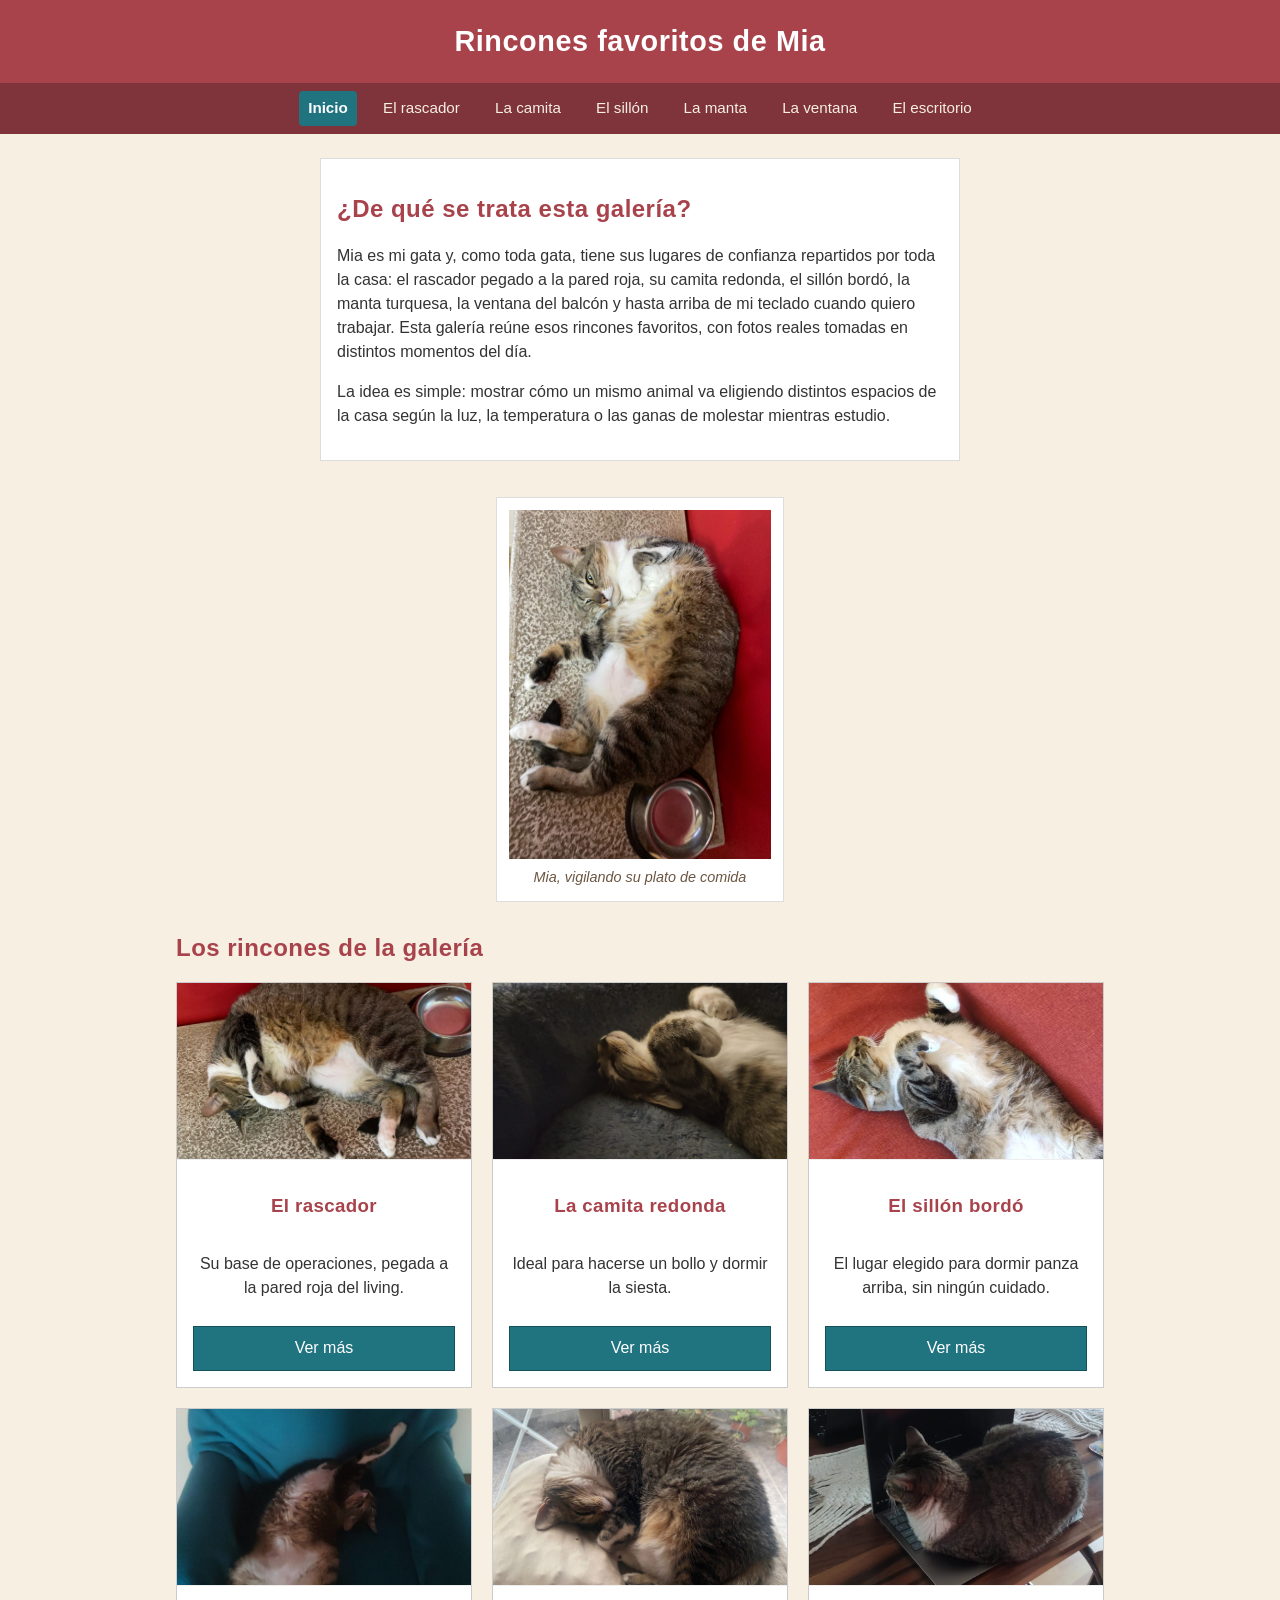
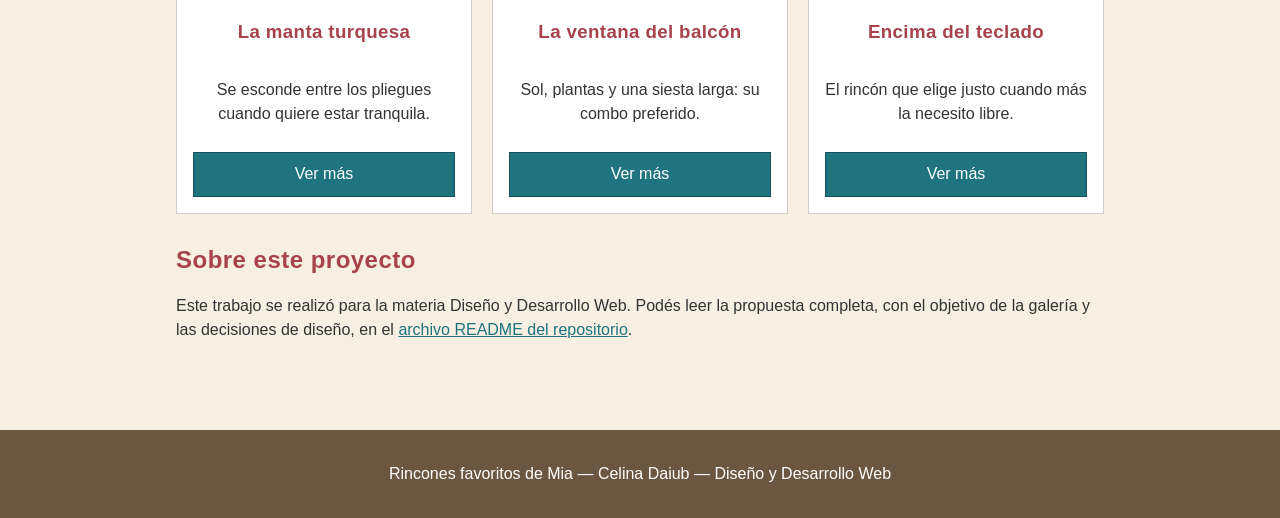
<file: index.html>
<!DOCTYPE html>
<html lang="es">
<head>
  <meta charset="UTF-8">
  <meta name="viewport" content="width=device-width, initial-scale=1.0">
  <title>Rincones favoritos de Mia</title>
  <link rel="stylesheet" href="css/style.css">
</head>
<body>

  <header>
    <h1>Rincones favoritos de Mia </h1>
  </header>

  <nav>
    <ul>
      <li><a class="activo" href="index.html">Inicio</a></li>
      <li><a href="rascador.html">El rascador</a></li>
      <li><a href="camita.html">La camita</a></li>
      <li><a href="sofa.html">El sillón</a></li>
      <li><a href="manta.html">La manta</a></li>
      <li><a href="ventana.html">La ventana</a></li>
      <li><a href="escritorio.html">El escritorio</a></li>
    </ul>
  </nav>

  <main>
    <section class="presentacion">
      <div class="texto">
        <h2>¿De qué se trata esta galería?</h2>
        <p>
          Mia es mi gata y, como toda gata, tiene sus lugares de confianza
          repartidos por toda la casa: el rascador pegado a la pared roja,
          su camita redonda, el sillón bordó, la manta turquesa, la ventana
          del balcón y hasta arriba de mi teclado cuando quiero trabajar.
          Esta galería reúne esos rincones favoritos, con fotos reales
          tomadas en distintos momentos del día.
        </p>
        <p>
          La idea es simple: mostrar cómo un mismo animal va eligiendo
          distintos espacios de la casa según la luz, la temperatura o
          las ganas de molestar mientras estudio.
        </p>
      </div>
      <figure>
        <img src="img/rascador-1.jpg" alt="Mia recostada sobre el rascador junto a la pared roja">
        <figcaption>Mia, vigilando su plato de comida</figcaption>
      </figure>
    </section>

    <section class="rincones">
      <h2>Los rincones de la galería</h2>
      <div class="grilla-rincones">
        <article class="tarjeta">
          <img src="img/rascador-2.jpg" alt="Mia acurrucada en el rascador">
          <div class="contenido">
            <h3>El rascador</h3>
            <p>Su base de operaciones, pegada a la pared roja del living.</p>
            <a class="boton" href="rascador.html">Ver más</a>
          </div>
        </article>

        <article class="tarjeta">
          <img src="img/camita-1.jpg" alt="Mia durmiendo dentro de su camita redonda">
          <div class="contenido">
            <h3>La camita redonda</h3>
            <p>Ideal para hacerse un bollo y dormir la siesta.</p>
            <a class="boton" href="camita.html">Ver más</a>
          </div>
        </article>

        <article class="tarjeta">
          <img src="img/sofa-1.jpg" alt="Mia panza arriba sobre el sillón bordó">
          <div class="contenido">
            <h3>El sillón bordó</h3>
            <p>El lugar elegido para dormir panza arriba, sin ningún cuidado.</p>
            <a class="boton" href="sofa.html">Ver más</a>
          </div>
        </article>

        <article class="tarjeta">
          <img src="img/manta-1.jpg" alt="Mia dormida sobre una manta turquesa">
          <div class="contenido">
            <h3>La manta turquesa</h3>
            <p>Se esconde entre los pliegues cuando quiere estar tranquila.</p>
            <a class="boton" href="manta.html">Ver más</a>
          </div>
        </article>

        <article class="tarjeta">
          <img src="img/ventana-1.jpg" alt="Mia dormida en su cama junto a la ventana del balcón">
          <div class="contenido">
            <h3>La ventana del balcón</h3>
            <p>Sol, plantas y una siesta larga: su combo preferido.</p>
            <a class="boton" href="ventana.html">Ver más</a>
          </div>
        </article>

        <article class="tarjeta">
          <img src="img/escritorio-1.jpg" alt="Mia sentada arriba del teclado de una notebook">
          <div class="contenido">
            <h3>Encima del teclado</h3>
            <p>El rincón que elige justo cuando más la necesito libre.</p>
            <a class="boton" href="escritorio.html">Ver más</a>
          </div>
        </article>
      </div>
    </section>

    <section class="documentacion">
      <h2>Sobre este proyecto</h2>
      <p>
        Este trabajo se realizó para la materia Diseño y Desarrollo Web.
        Podés leer la propuesta completa, con el objetivo de la galería y
        las decisiones de diseño, en el
        <a href="README.md">archivo README del repositorio</a>.
      </p>
    </section>
  </main>

  <footer>
    <p>Rincones favoritos de Mia — Celina Daiub — Diseño y Desarrollo Web</p>
  </footer>

</body>
</html>
</file>
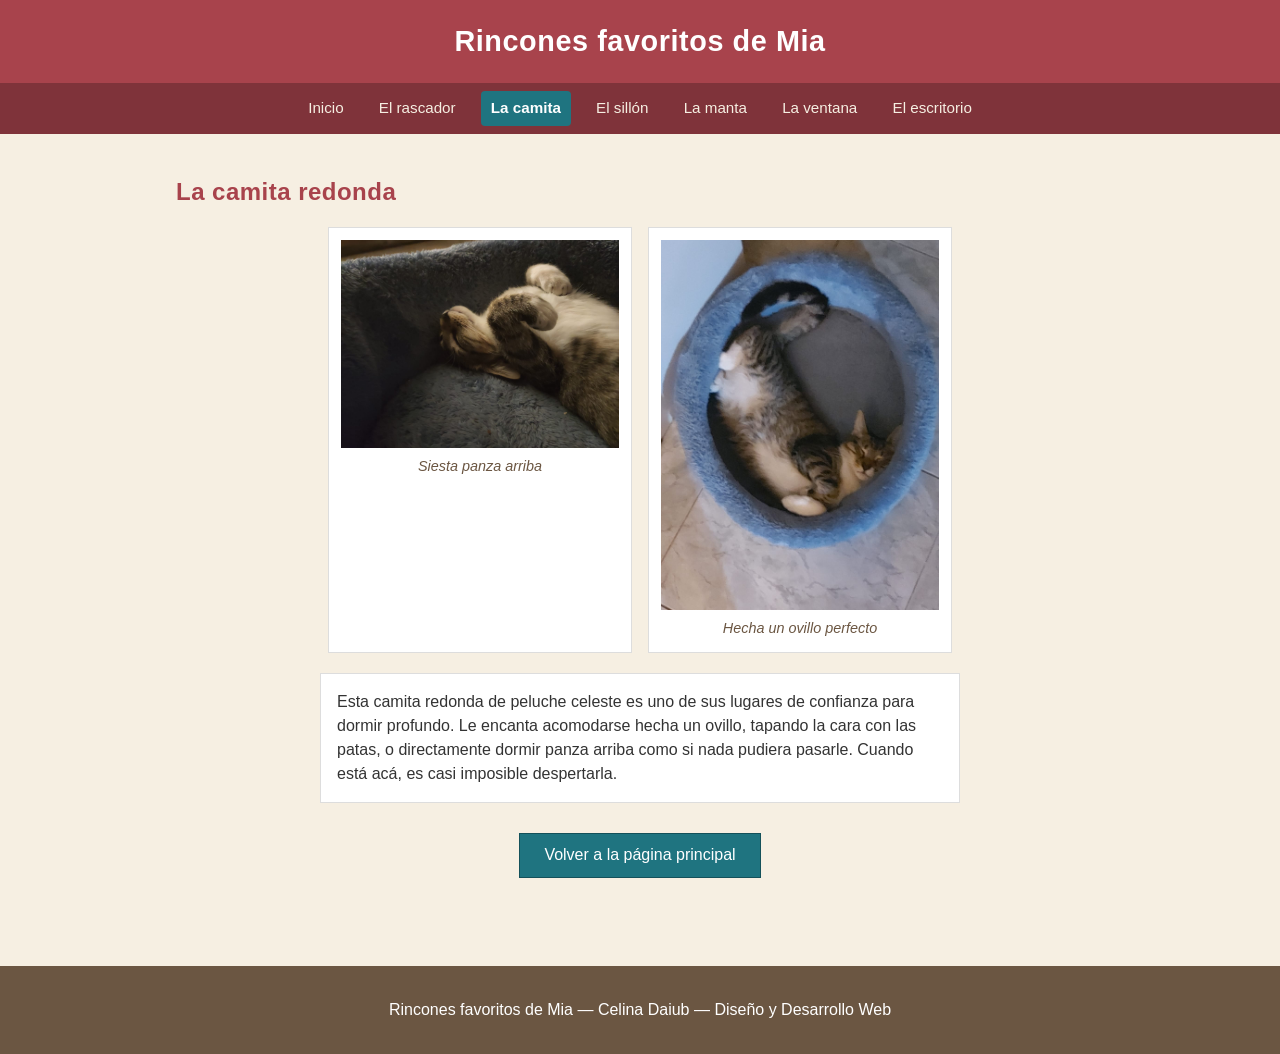
<file: camita.html>
<!DOCTYPE html>
<html lang="es">
<head>
  <meta charset="UTF-8">
  <meta name="viewport" content="width=device-width, initial-scale=1.0">
  <title>La camita redonda — Rincones favoritos de Mia</title>
  <link rel="stylesheet" href="css/style.css">
</head>
<body>

  <header>
    <h1>Rincones favoritos de Mia</h1>
  </header>

  <nav>
    <ul>
      <li><a href="index.html">Inicio</a></li>
      <li><a href="rascador.html">El rascador</a></li>
      <li><a class="activo" href="camita.html">La camita</a></li>
      <li><a href="sofa.html">El sillón</a></li>
      <li><a href="manta.html">La manta</a></li>
      <li><a href="ventana.html">La ventana</a></li>
      <li><a href="escritorio.html">El escritorio</a></li>
    </ul>
  </nav>

  <main>
    <section class="elemento">
      <h2>La camita redonda</h2>

      <div class="galeria-fotos">
        <figure>
          <img src="img/camita-1.jpg" alt="Mia dormida panza arriba dentro de su camita redonda gris">
          <figcaption>Siesta panza arriba</figcaption>
        </figure>
        <figure>
          <img src="img/camita-2.jpg" alt="Mia hecha un ovillo dentro de la camita redonda celeste">
          <figcaption>Hecha un ovillo perfecto</figcaption>
        </figure>
      </div>

      <p class="descripcion">
      Esta camita redonda de peluche celeste es uno de sus lugares de
      confianza para dormir profundo. Le encanta acomodarse hecha un
      ovillo, tapando la cara con las patas, o directamente dormir panza
      arriba como si nada pudiera pasarle. Cuando está acá, es casi
      imposible despertarla.
      </p>

      <div class="volver">
        <a class="boton" href="index.html">Volver a la página principal</a>
      </div>
    </section>
  </main>

  <footer>
    <p>Rincones favoritos de Mia — Celina Daiub — Diseño y Desarrollo Web</p>
  </footer>

</body>
</html>
</file>
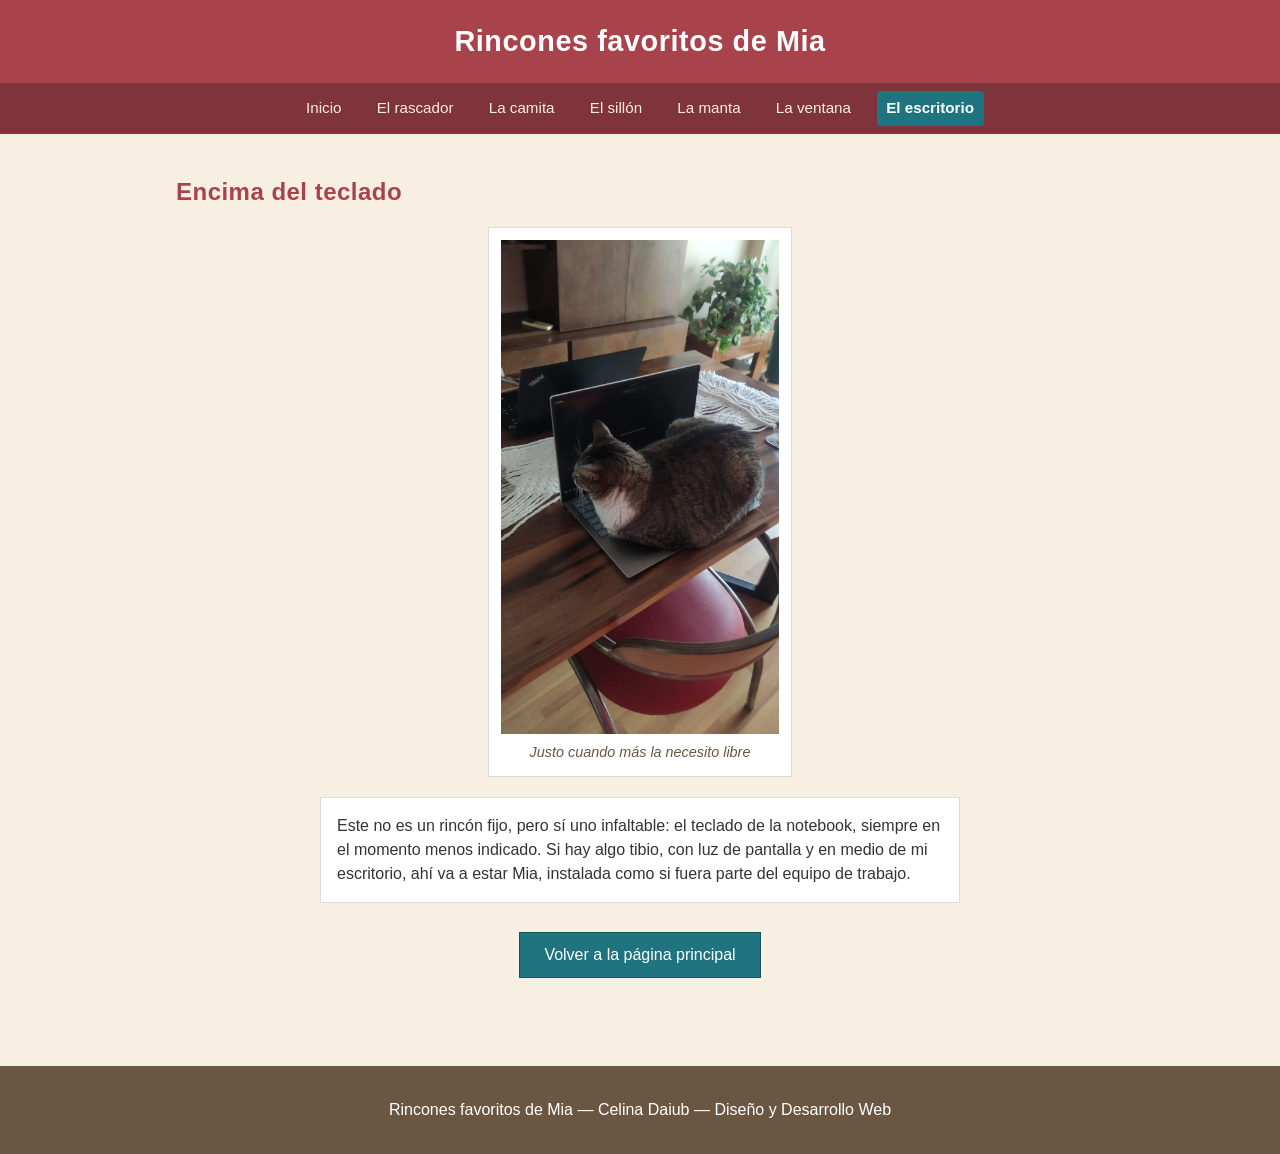
<file: escritorio.html>
<!DOCTYPE html>
<html lang="es">
<head>
  <meta charset="UTF-8">
  <meta name="viewport" content="width=device-width, initial-scale=1.0">
  <title>Encima del teclado — Rincones favoritos de Mia</title>
  <link rel="stylesheet" href="css/style.css">
</head>
<body>

  <header>
    <h1>Rincones favoritos de Mia</h1>
  </header>

  <nav>
    <ul>
      <li><a href="index.html">Inicio</a></li>
      <li><a href="rascador.html">El rascador</a></li>
      <li><a href="camita.html">La camita</a></li>
      <li><a href="sofa.html">El sillón</a></li>
      <li><a href="manta.html">La manta</a></li>
      <li><a href="ventana.html">La ventana</a></li>
      <li><a class="activo" href="escritorio.html">El escritorio</a></li>
    </ul>
  </nav>

  <main>
    <section class="elemento">
      <h2>Encima del teclado</h2>

      <div class="galeria-fotos">
        <figure>
          <img src="img/escritorio-1.jpg" alt="Mia sentada arriba del teclado de una notebook sobre el escritorio">
          <figcaption>Justo cuando más la necesito libre</figcaption>
        </figure>
      </div>

      <p class="descripcion">
      Este no es un rincón fijo, pero sí uno infaltable: el teclado de la
      notebook, siempre en el momento menos indicado. Si hay algo tibio, con
      luz de pantalla y en medio de mi escritorio, ahí va a estar Mia,
      instalada como si fuera parte del equipo de trabajo.
      </p>

      <div class="volver">
        <a class="boton" href="index.html">Volver a la página principal</a>
      </div>
    </section>
  </main>

  <footer>
    <p>Rincones favoritos de Mia — Celina Daiub — Diseño y Desarrollo Web</p>
  </footer>

</body>
</html>
</file>
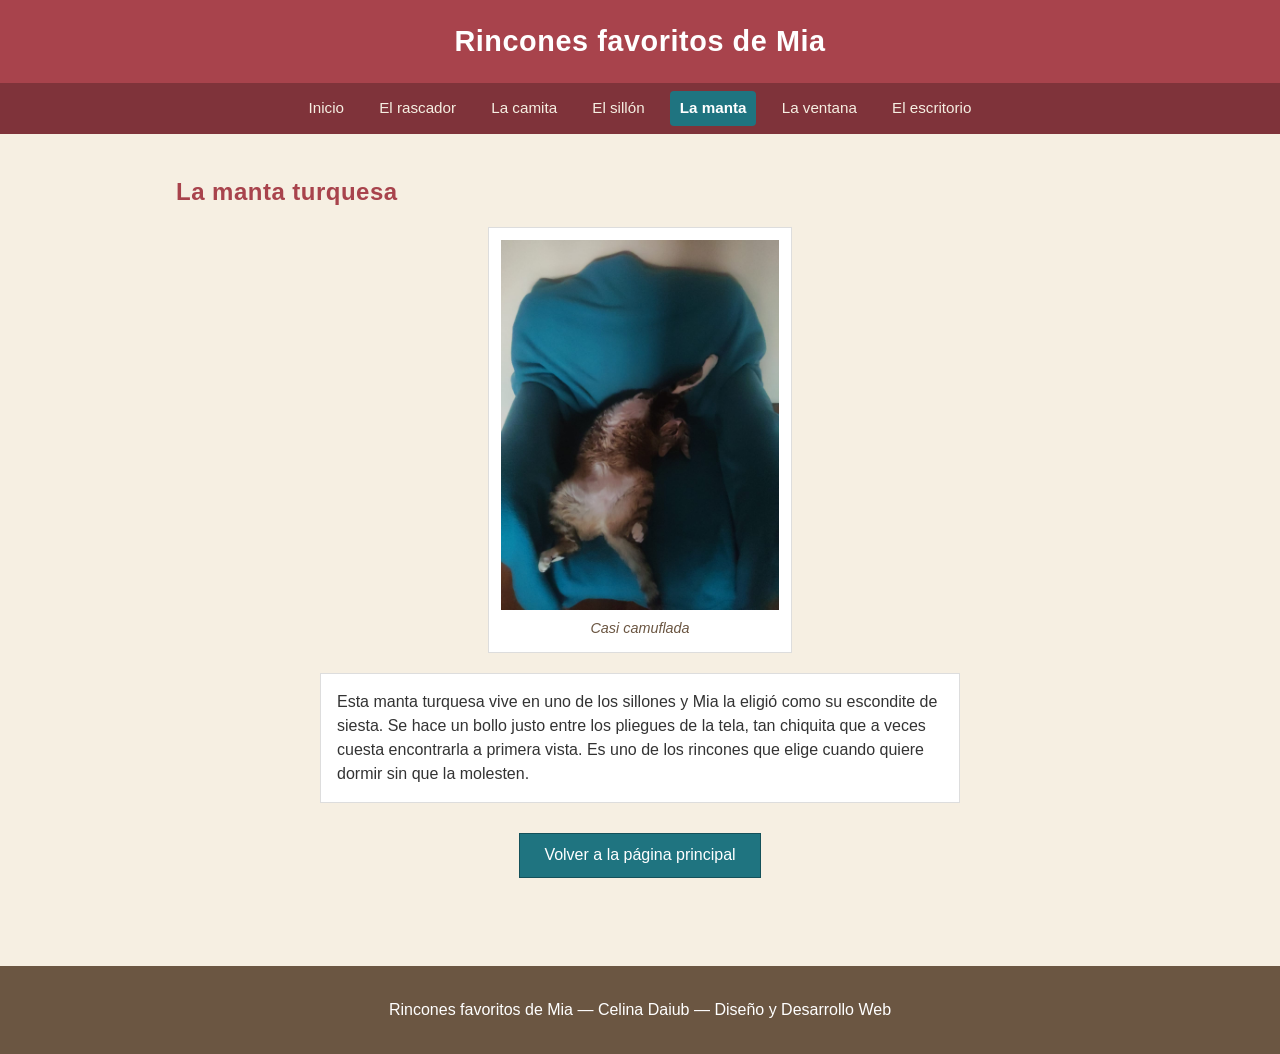
<file: manta.html>
<!DOCTYPE html>
<html lang="es">
<head>
  <meta charset="UTF-8">
  <meta name="viewport" content="width=device-width, initial-scale=1.0">
  <title>La manta turquesa — Rincones favoritos de Mia</title>
  <link rel="stylesheet" href="css/style.css">
</head>
<body>

  <header>
    <h1>Rincones favoritos de Mia </h1>
  </header>

  <nav>
    <ul>
      <li><a href="index.html">Inicio</a></li>
      <li><a href="rascador.html">El rascador</a></li>
      <li><a href="camita.html">La camita</a></li>
      <li><a href="sofa.html">El sillón</a></li>
      <li><a class="activo" href="manta.html">La manta</a></li>
      <li><a href="ventana.html">La ventana</a></li>
      <li><a href="escritorio.html">El escritorio</a></li>
    </ul>
  </nav>

  <main>
    <section class="elemento">
      <h2>La manta turquesa</h2>

      <div class="galeria-fotos">
        <figure>
          <img src="img/manta-1.jpg" alt="Mia dormida sobre una manta turquesa, apenas visible entre los pliegues">
          <figcaption>Casi camuflada</figcaption>
        </figure>
      </div>

      <p class="descripcion">
      Esta manta turquesa vive en uno de los sillones y Mia la eligió como
      su escondite de siesta. Se hace un bollo justo entre los pliegues de
      la tela, tan chiquita que a veces cuesta encontrarla a primera
      vista. Es uno de los rincones que elige cuando quiere dormir sin que
      la molesten.
      </p>

      <div class="volver">
        <a class="boton" href="index.html">Volver a la página principal</a>
      </div>
    </section>
  </main>

  <footer>
    <p>Rincones favoritos de Mia — Celina Daiub — Diseño y Desarrollo Web</p>
  </footer>

</body>
</html>
</file>
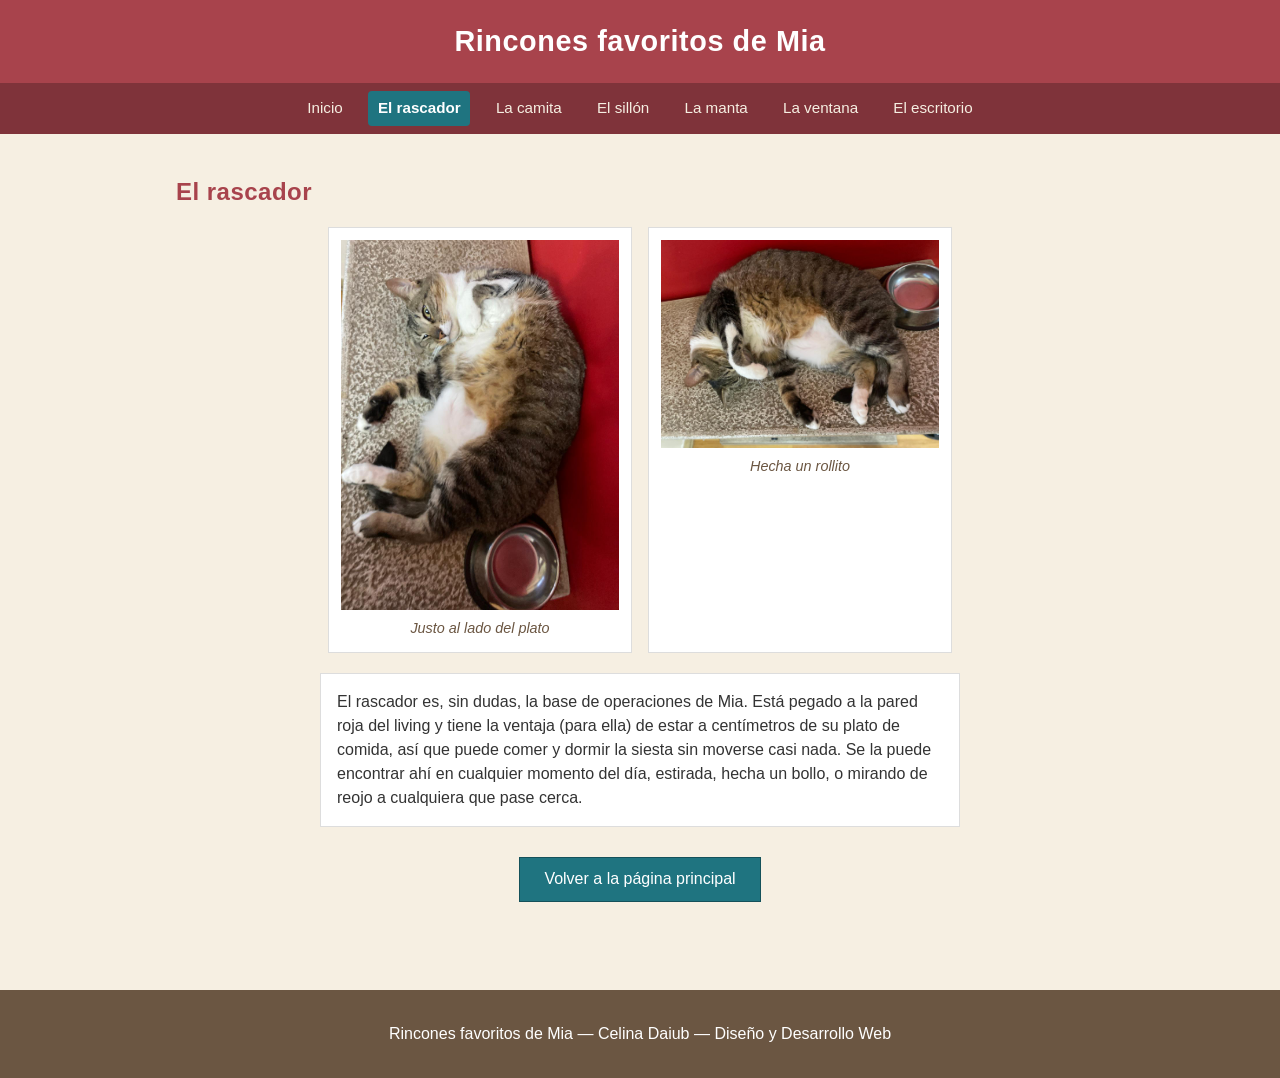
<file: rascador.html>
<!DOCTYPE html>
<html lang="es">
<head>
  <meta charset="UTF-8">
  <meta name="viewport" content="width=device-width, initial-scale=1.0">
  <title>El rascador — Rincones favoritos de Mia</title>
  <link rel="stylesheet" href="css/style.css">
</head>
<body>

  <header>
    <h1>Rincones favoritos de Mia</h1>
  </header>

  <nav>
    <ul>
      <li><a href="index.html">Inicio</a></li>
      <li><a class="activo" href="rascador.html">El rascador</a></li>
      <li><a href="camita.html">La camita</a></li>
      <li><a href="sofa.html">El sillón</a></li>
      <li><a href="manta.html">La manta</a></li>
      <li><a href="ventana.html">La ventana</a></li>
      <li><a href="escritorio.html">El escritorio</a></li>
    </ul>
  </nav>

  <main>
    <section class="elemento">
      <h2>El rascador</h2>

      <div class="galeria-fotos">
        <figure>
          <img src="img/rascador-1.jpg" alt="Mia recostada de costado sobre el rascador, junto a su plato de comida">
          <figcaption>Justo al lado del plato</figcaption>
        </figure>
        <figure>
          <img src="img/rascador-2.jpg" alt="Mia acurrucada sobre el rascador con la pared roja de fondo">
          <figcaption>Hecha un rollito</figcaption>
        </figure>
      </div>

      <p class="descripcion">
      El rascador es, sin dudas, la base de operaciones de Mia. Está pegado
      a la pared roja del living y tiene la ventaja (para ella) de estar a
      centímetros de su plato de comida, así que puede comer y dormir la
      siesta sin moverse casi nada. Se la puede encontrar ahí en cualquier
      momento del día, estirada, hecha un bollo, o mirando de reojo a
      cualquiera que pase cerca.
      </p>

      <div class="volver">
        <a class="boton" href="index.html">Volver a la página principal</a>
      </div>
    </section>
  </main>

  <footer>
    <p>Rincones favoritos de Mia — Celina Daiub — Diseño y Desarrollo Web</p>
  </footer>

</body>
</html>
</file>
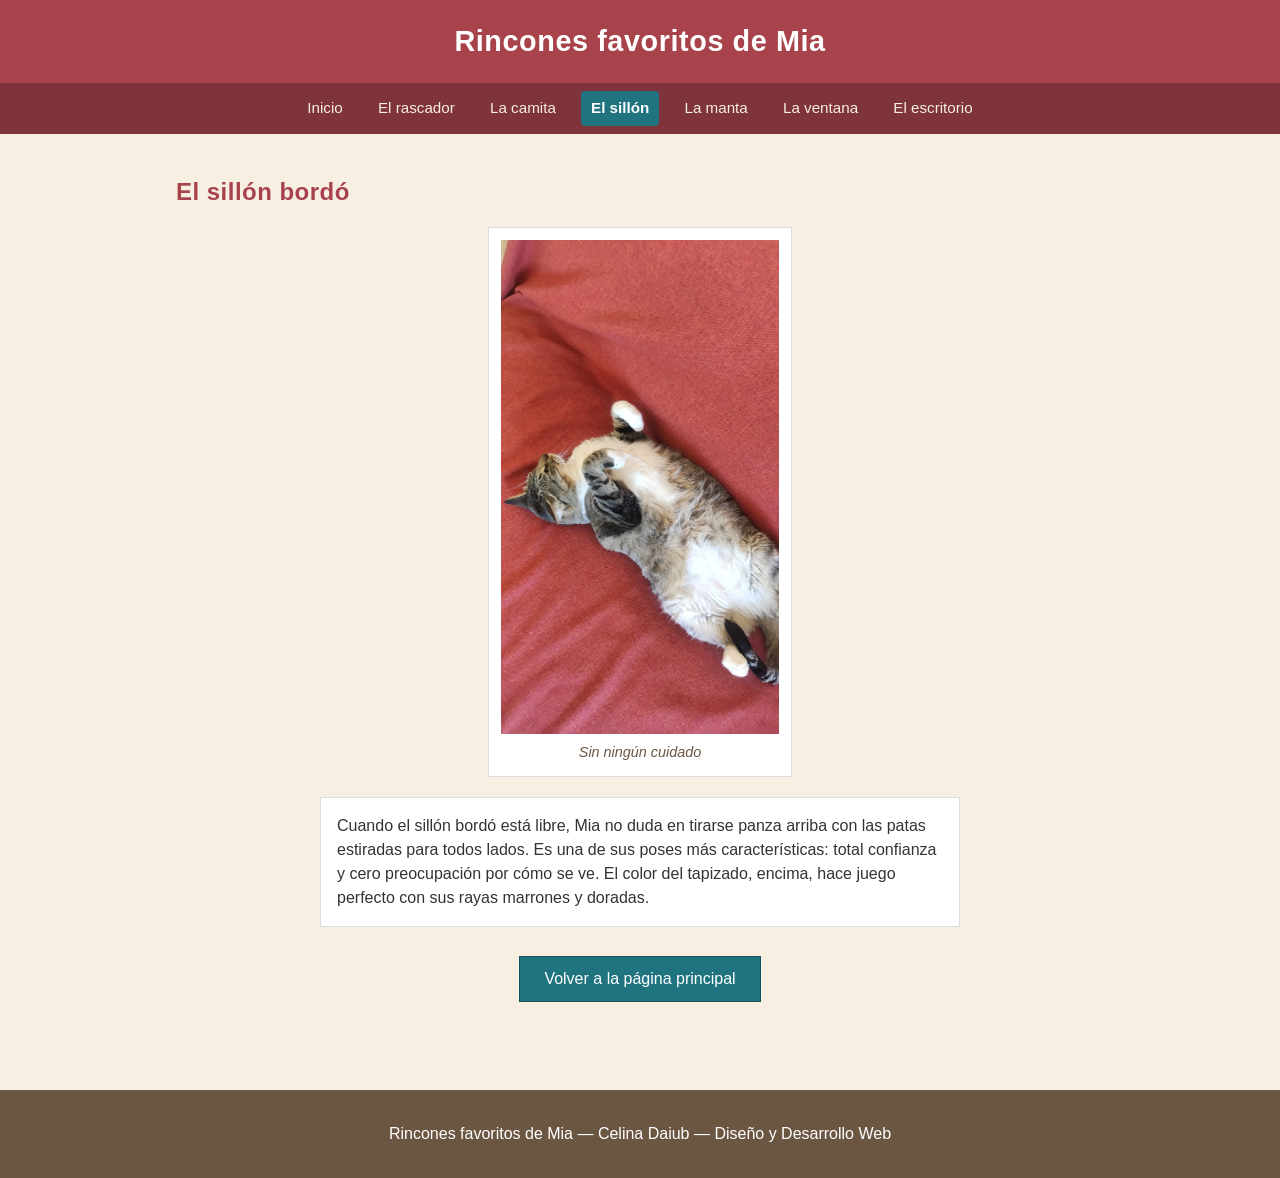
<file: sofa.html>
<!DOCTYPE html>
<html lang="es">
<head>
  <meta charset="UTF-8">
  <meta name="viewport" content="width=device-width, initial-scale=1.0">
  <title>El sillón bordó — Rincones favoritos de Mia</title>
  <link rel="stylesheet" href="css/style.css">
</head>
<body>

  <header>
    <h1>Rincones favoritos de Mia</h1>
  </header>

  <nav>
    <ul>
      <li><a href="index.html">Inicio</a></li>
      <li><a href="rascador.html">El rascador</a></li>
      <li><a href="camita.html">La camita</a></li>
      <li><a class="activo" href="sofa.html">El sillón</a></li>
      <li><a href="manta.html">La manta</a></li>
      <li><a href="ventana.html">La ventana</a></li>
      <li><a href="escritorio.html">El escritorio</a></li>
    </ul>
  </nav>

  <main>
    <section class="elemento">
      <h2>El sillón bordó</h2>

      <div class="galeria-fotos">
        <figure>
          <img src="img/sofa-1.jpg" alt="Mia acostada panza arriba sobre el sillón bordó, estirando las patas">
          <figcaption>Sin ningún cuidado</figcaption>
        </figure>
      </div>

      <p class="descripcion">
      Cuando el sillón bordó está libre, Mia no duda en tirarse panza
      arriba con las patas estiradas para todos lados. Es una de sus
      poses más características: total confianza y cero preocupación por
      cómo se ve. El color del tapizado, encima, hace juego perfecto con
      sus rayas marrones y doradas.
      </p>

      <div class="volver">
        <a class="boton" href="index.html">Volver a la página principal</a>
      </div>
    </section>
  </main>

  <footer>
    <p>Rincones favoritos de Mia — Celina Daiub — Diseño y Desarrollo Web</p>
  </footer>

</body>
</html>
</file>
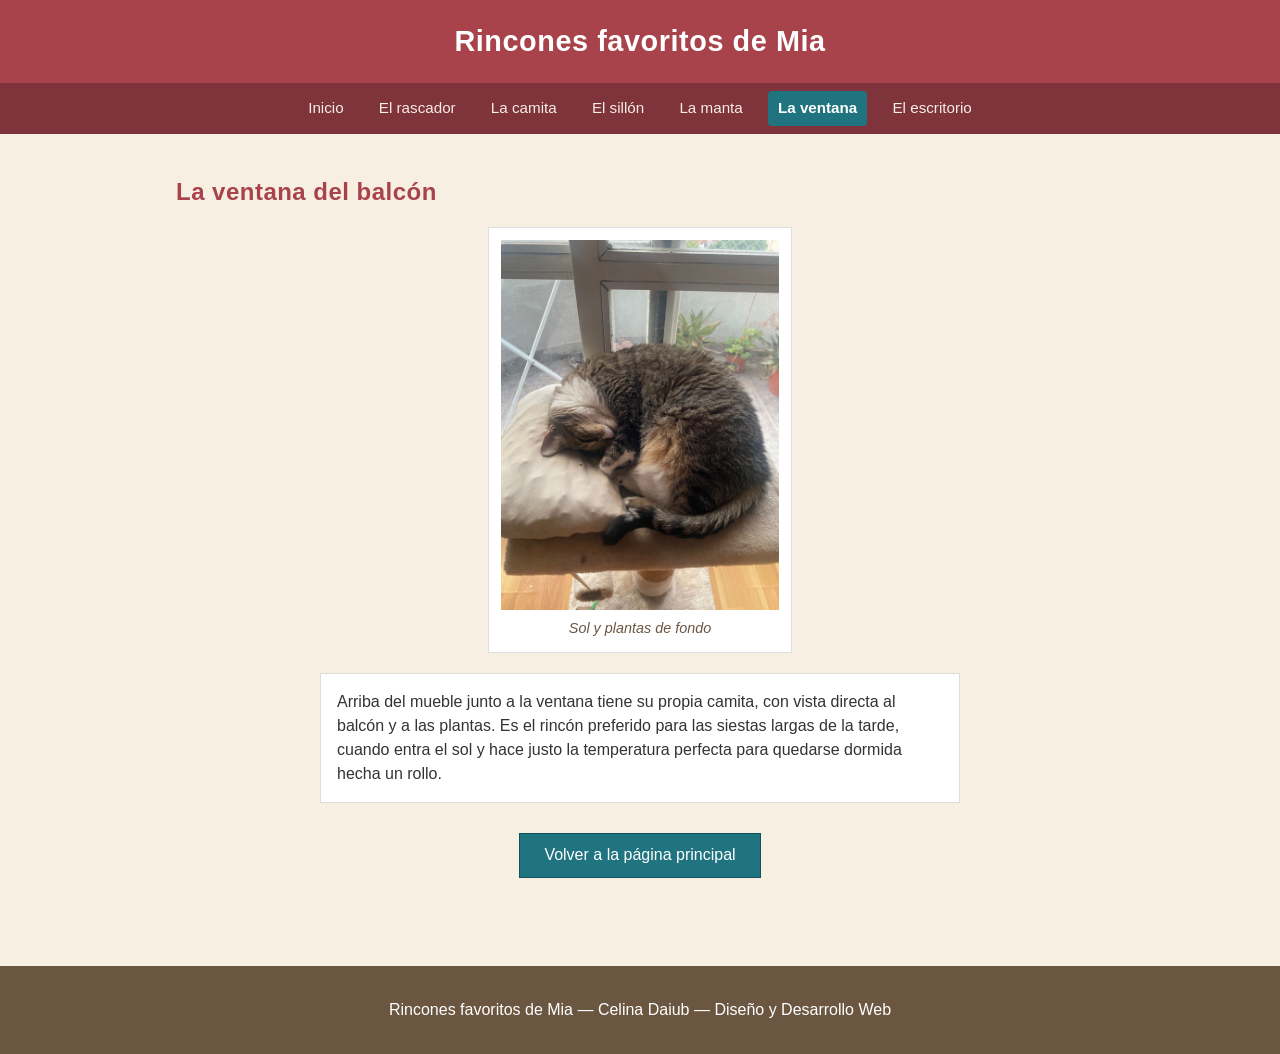
<file: ventana.html>
<!DOCTYPE html>
<html lang="es">
<head>
  <meta charset="UTF-8">
  <meta name="viewport" content="width=device-width, initial-scale=1.0">
  <title>La ventana del balcón — Rincones favoritos de Mia</title>
  <link rel="stylesheet" href="css/style.css">
</head>
<body>

  <header>
    <h1>Rincones favoritos de Mia</h1>
  </header>

  <nav>
    <ul>
      <li><a href="index.html">Inicio</a></li>
      <li><a href="rascador.html">El rascador</a></li>
      <li><a href="camita.html">La camita</a></li>
      <li><a href="sofa.html">El sillón</a></li>
      <li><a href="manta.html">La manta</a></li>
      <li><a class="activo" href="ventana.html">La ventana</a></li>
      <li><a href="escritorio.html">El escritorio</a></li>
    </ul>
  </nav>

  <main>
    <section class="elemento">
      <h2>La ventana del balcón</h2>

      <div class="galeria-fotos">
        <figure>
          <img src="img/ventana-1.jpg" alt="Mia dormida hecha un rollo sobre una cama junto a la ventana del balcón, con plantas de fondo">
          <figcaption>Sol y plantas de fondo</figcaption>
        </figure>
      </div>

      <p class="descripcion">
      Arriba del mueble junto a la ventana tiene su propia camita, con
      vista directa al balcón y a las plantas. Es el rincón preferido
      para las siestas largas de la tarde, cuando entra el sol y hace
      justo la temperatura perfecta para quedarse dormida hecha un rollo.
      </p>

      <div class="volver">
        <a class="boton" href="index.html">Volver a la página principal</a>
      </div>
    </section>
  </main>

  <footer>
    <p>Rincones favoritos de Mia — Celina Daiub — Diseño y Desarrollo Web</p>
  </footer>

</body>
</html>
</file>
<file: css/style.css>
/* Rincones favoritos de Mia - hoja de estilos */

:root {
  --bordo: #a8434c;
  --bordo-oscuro: #7f333a;
  --turquesa: #1f7480;
  --turquesa-oscuro: #14515a;
  --marron: #6b5642;
  --crema: #f6efe2;
  --blanco: #ffffff;
  --texto: #333333;
}

* {
  box-sizing: border-box;
}

body {
  font-family: Arial, Helvetica, sans-serif;
  font-size: 1rem;
  line-height: 1.5;
  color: var(--texto);
  background-color: var(--crema);
  margin: 0;
  padding: 0;
}

img {
  max-width: 100%;
  height: auto;
}

a {
  color: var(--turquesa);
}

a:hover {
  color: var(--bordo);
}

h1, h2, h3 {
  font-family: "Trebuchet MS", Verdana, sans-serif;
  color: var(--bordo);
  line-height: 1.2;
  letter-spacing: 0.02em;
}

/* Encabezado */

header {
  background-color: var(--bordo);
  color: var(--blanco);
  text-align: center;
  padding: 1.5rem 1rem;
}

header h1 {
  color: var(--blanco);
  margin: 0;
  font-size: 1.8rem;
}

header .autora {
  margin: 0.4rem 0 0;
  font-size: 0.95rem;
  color: var(--crema);
}

/* Barra de navegación */

nav {
  background-color: var(--bordo-oscuro);
  padding: 0.5rem 1rem;
}

nav ul {
  list-style: none;
  display: flex;
  flex-wrap: wrap;
  justify-content: center;
  gap: 0.25rem 1rem;
  margin: 0;
  padding: 0;
}

nav a {
  display: inline-block;
  color: var(--crema);
  text-decoration: none;
  padding: 0.4rem 0.6rem;
  border-radius: 4px;
  font-size: 0.95rem;
}

nav a:hover {
  background-color: var(--turquesa);
  color: var(--blanco);
}

nav a.activo {
  background-color: var(--turquesa);
  color: var(--blanco);
  font-weight: 700;
}

/* Pie de página */

footer {
  background-color: var(--marron);
  color: var(--blanco);
  text-align: center;
  padding: 1rem;
  margin-top: 2rem;
}

footer a {
  color: var(--blanco);
}

/* Estructura principal */

main {
  max-width: 60rem;
  margin: 0 auto;
  padding: 1.5rem 1rem;
}

section {
  margin-bottom: 2rem;
}

.presentacion {
  text-align: center;
}

.presentacion .texto {
  border: 1px solid #dddddd;
  padding: 1rem;
  background-color: var(--blanco);
  text-align: left;
  max-width: 40rem;
  margin: 0 auto 1.25rem;
}

.presentacion figure {
  display: inline-block;
  background-color: var(--blanco);
  border: 1px solid #dddddd;
  padding: 0.75rem;
  margin: 1rem 0 0;
  max-width: 18rem;
}

.presentacion img {
  width: 100%;
  display: block;
}

.presentacion figcaption {
  margin-top: 0.5rem;
  font-size: 0.9rem;
  font-style: italic;
  color: var(--marron);
}

/* Grilla de rincones (CSS Grid) */

.grilla-rincones {
  display: grid;
  grid-template-columns: repeat(auto-fit, minmax(15rem, 1fr));
  gap: 1.25rem;
}

.tarjeta {
  border: 1px solid #cccccc;
  text-align: center;
  background-color: var(--blanco);
  display: flex;
  flex-direction: column;
}

.tarjeta img {
  width: 100%;
  height: 11rem;
  object-fit: cover;
  display: block;
}

.contenido {
  border-top: 1px solid #eeeeee;
  padding: 1rem;
  flex: 1;
  display: flex;
  flex-direction: column;
}

.contenido p {
  flex: 1;
}

.boton {
  display: block;
  width: 100%;
  background-color: var(--turquesa);
  color: var(--blanco);
  border: 1px solid var(--turquesa-oscuro);
  padding: 0.6rem 1em;
  margin-top: 0.6rem;
  text-align: center;
  text-decoration: none;
}

.boton:hover {
  background-color: var(--turquesa-oscuro);
  color: var(--blanco);
}

.volver {
  text-align: center;
  margin-top: 1.25rem;
}

.volver .boton {
  width: auto;
  display: inline-block;
  padding: 0.6rem 1.5rem;
}

/* Galería de fotos de cada elemento (Flexbox) */

.galeria-fotos {
  display: flex;
  flex-wrap: wrap;
  gap: 1rem;
  justify-content: center;
  margin: 1.25rem 0;
}

.galeria-fotos figure {
  background-color: var(--blanco);
  border: 1px solid #dddddd;
  padding: 0.75rem;
  margin: 0;
  width: 100%;
  max-width: 19rem;
  text-align: center;
}

.galeria-fotos img {
  width: 100%;
  display: block;
}

.galeria-fotos figcaption {
  margin-top: 0.5rem;
  font-size: 0.9rem;
  font-style: italic;
  color: var(--marron);
}

.descripcion {
  max-width: 40rem;
  margin: 0 auto 1.25rem;
  border: 1px solid #dddddd;
  padding: 1rem;
  background-color: var(--blanco);
}

/* Responsive: tablets */
@media (max-width: 48rem) {
  header h1 {
    font-size: 1.5rem;
  }

  main {
    padding: 1.25rem 0.75rem;
  }

  .grilla-rincones {
    grid-template-columns: repeat(auto-fit, minmax(12rem, 1fr));
  }
}

/* Responsive: celulares */
@media (max-width: 30rem) {
  nav ul {
    flex-direction: column;
    align-items: center;
    gap: 0.3rem;
  }

  header {
    padding: 1.1rem 0.75rem;
  }

  header h1 {
    font-size: 1.25rem;
  }

  .grilla-rincones {
    grid-template-columns: 1fr;
  }

  .presentacion .texto,
  .descripcion {
    padding: 0.85rem;
  }
}
</file>
